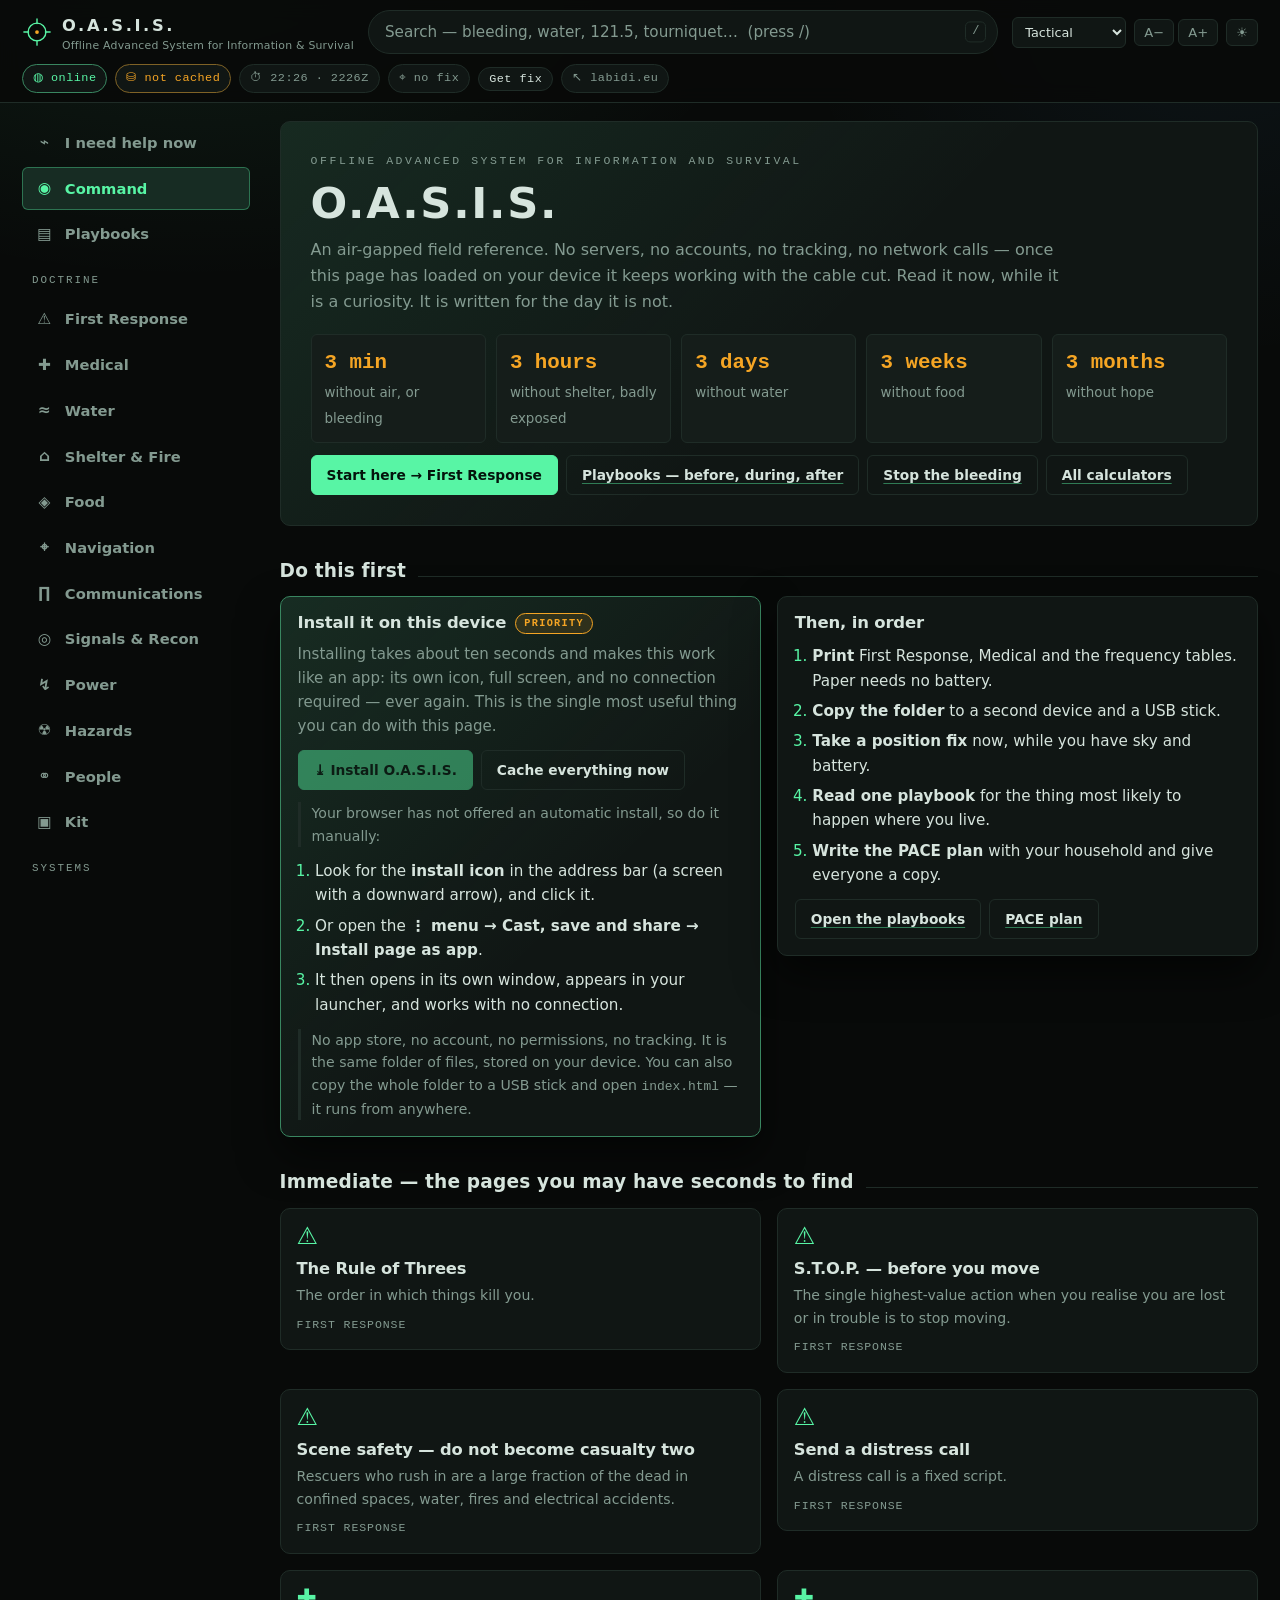
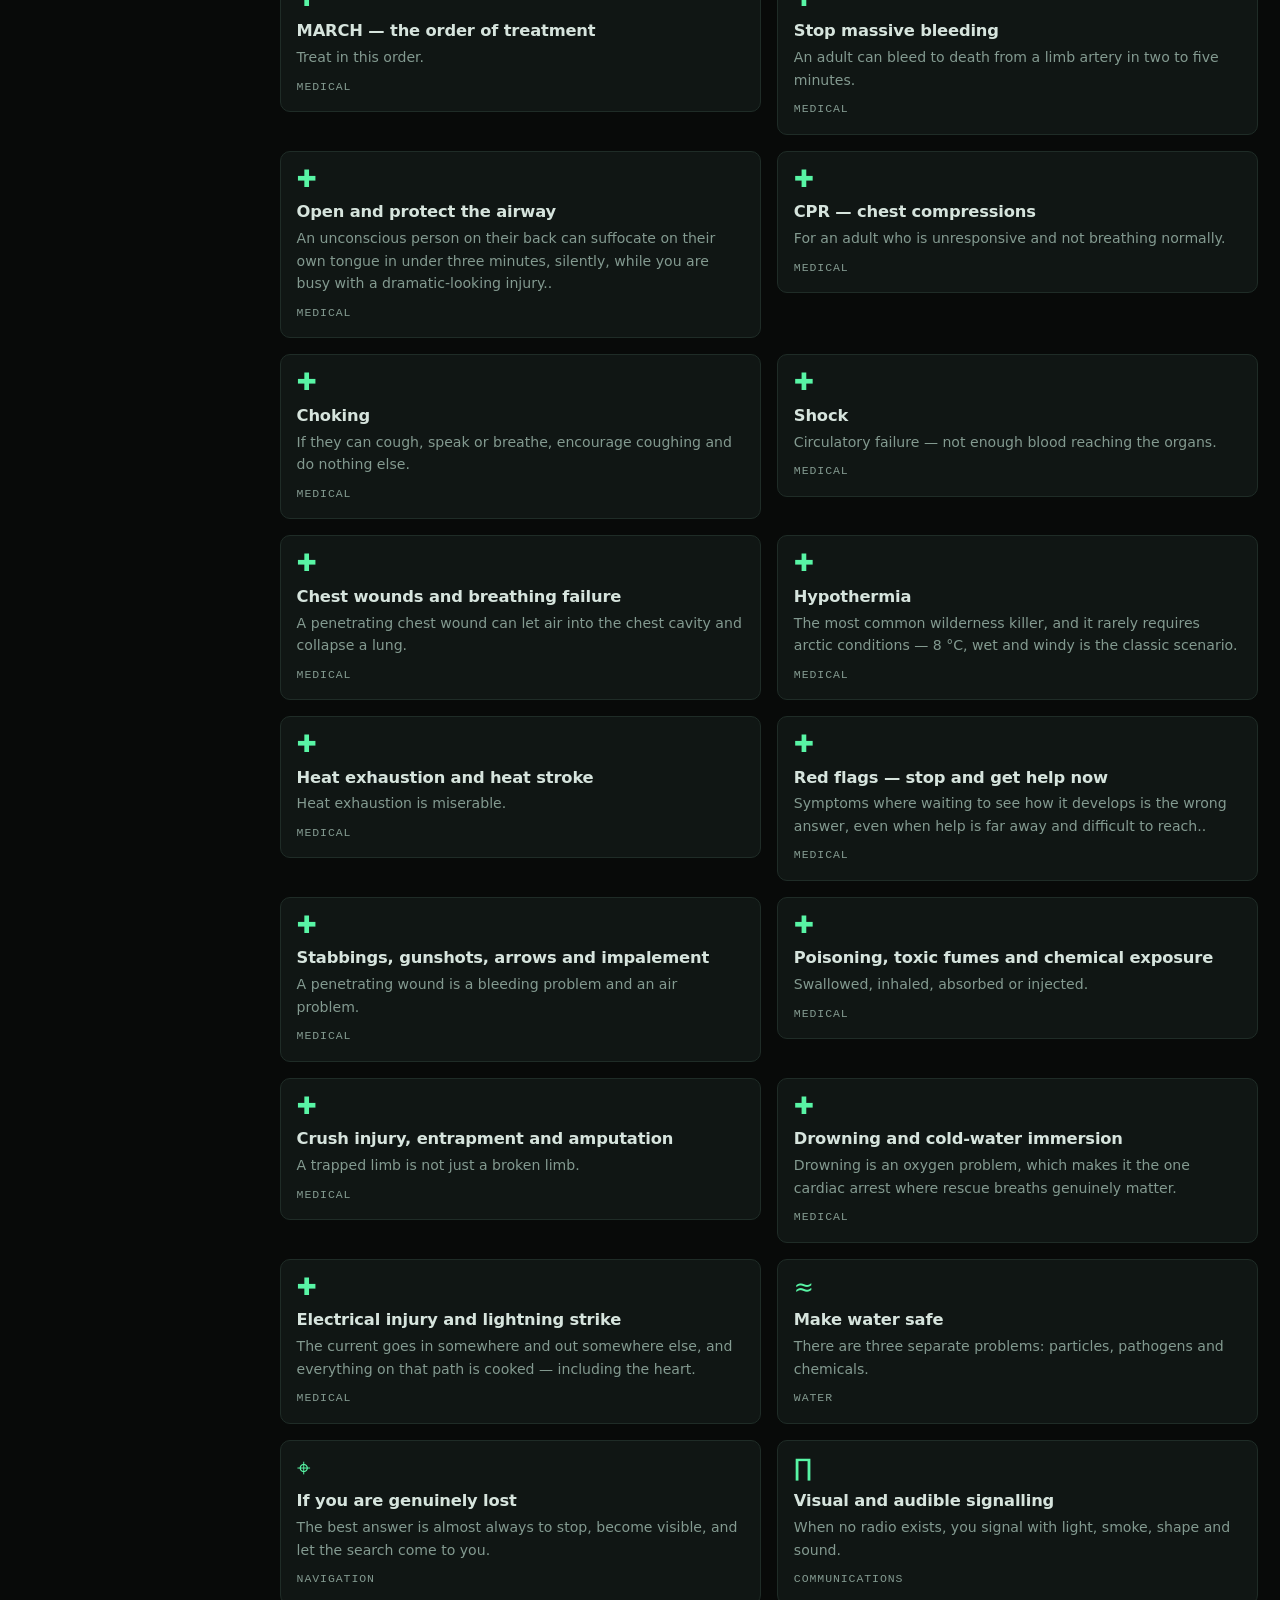
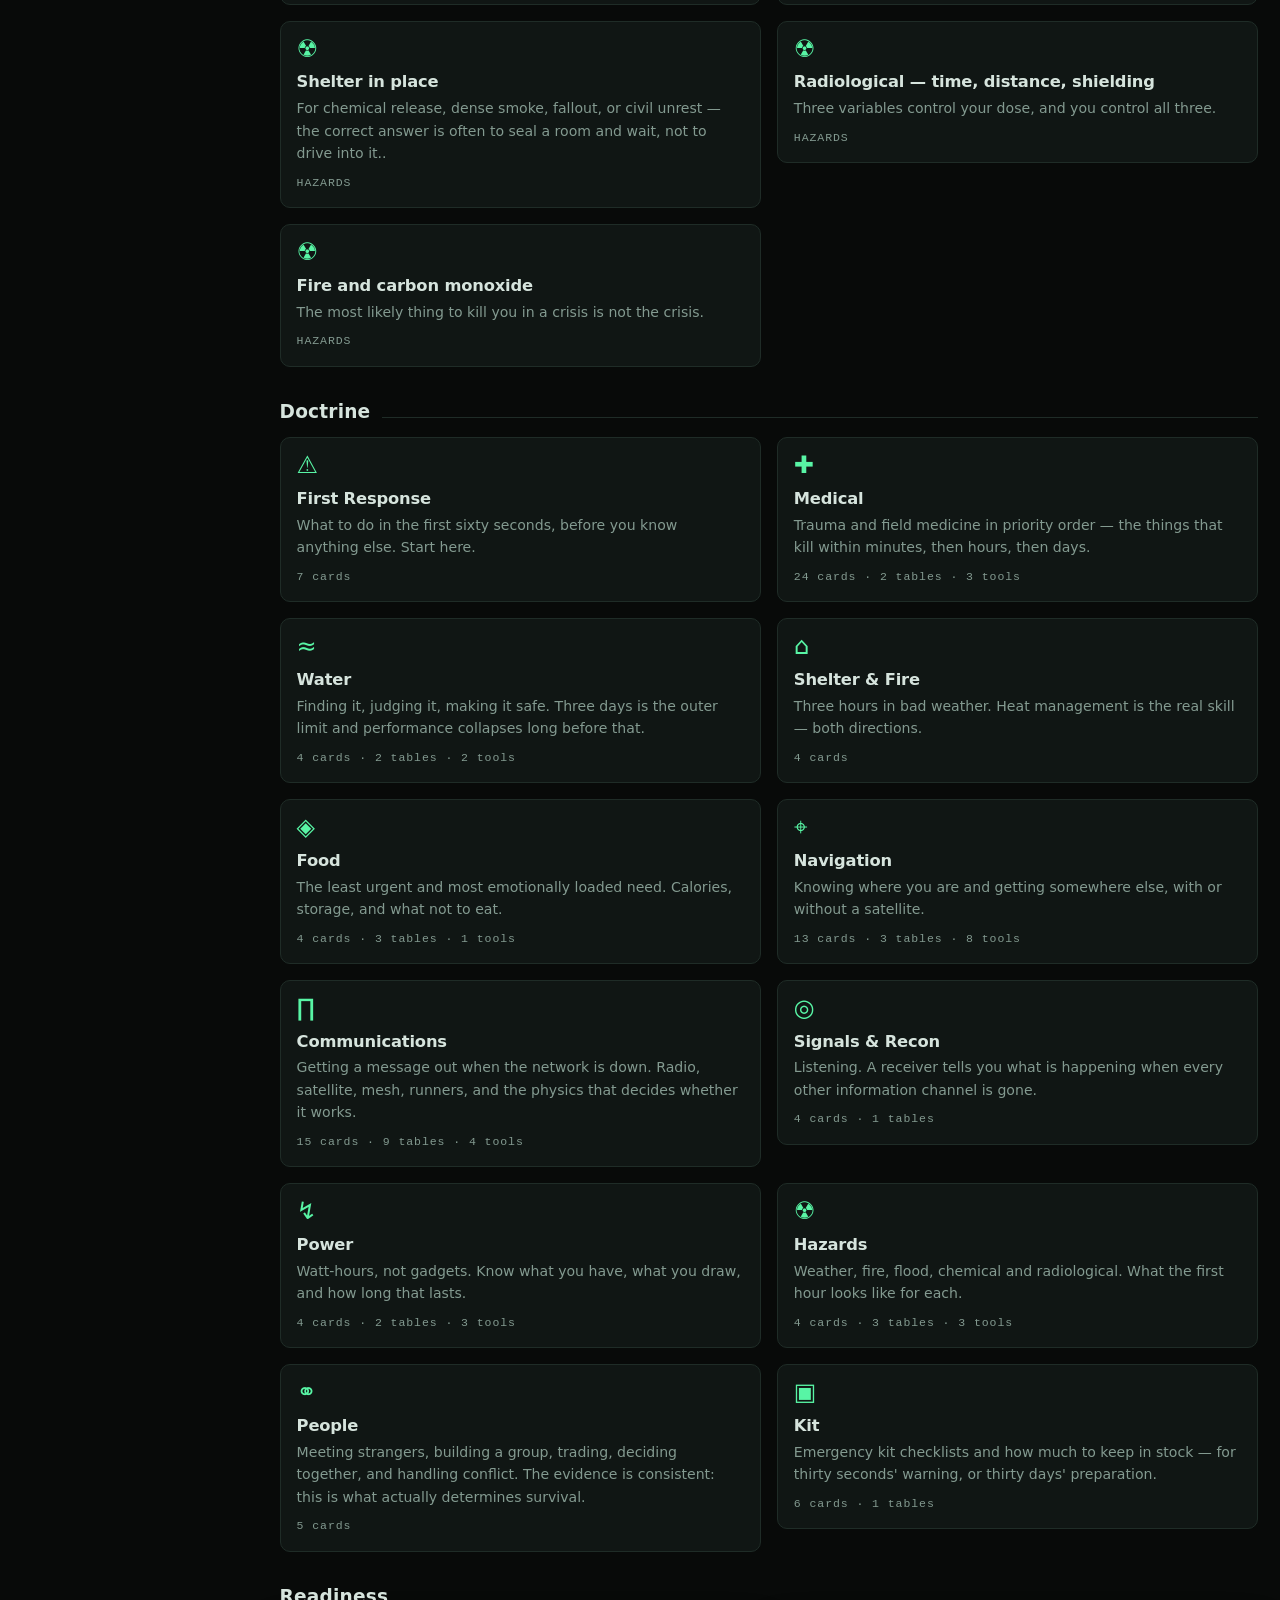
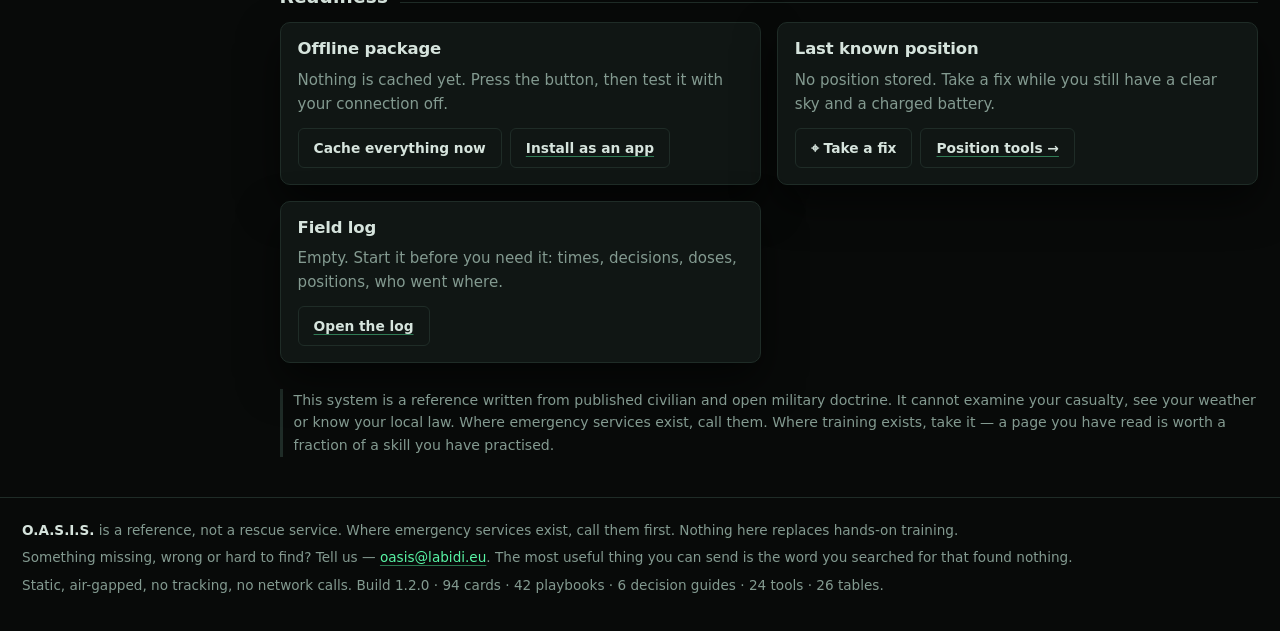
<file: index.html>
<!DOCTYPE html>
<html lang="en" data-theme="tactical">

<head>
    <meta charset="UTF-8">
    <meta name="viewport" content="width=device-width, initial-scale=1.0, viewport-fit=cover">
    <meta name="description"
        content="O.A.S.I.S. — Offline Advanced System for Information and Survival. An air-gapped field reference: emergency medicine, water, shelter, navigation, radio communications, power and hazard response, with working calculators. Works with no internet, no server and no tracking.">
    <meta name="theme-color" content="#080a09">
    <meta name="color-scheme" content="dark light">
    <meta name="robots" content="index, follow">
    <link rel="canonical" href="https://oasis.labidi.eu/">
    <title>O.A.S.I.S. · Offline Advanced System for Information and Survival</title>

    <!--
      AIR-GAP POLICY
      No fonts, no CDNs, no analytics, no frameworks. Every byte this page needs
      is in this folder. If it loads for you once, it works forever, offline.
    -->
    <link rel="stylesheet" href="style.css">
    <link rel="manifest" href="manifest.webmanifest">
    <link rel="icon"
        href="data:image/svg+xml,%3Csvg xmlns='http://www.w3.org/2000/svg' viewBox='0 0 64 64'%3E%3Crect width='64' height='64' rx='10' fill='%23080a09'/%3E%3Ccircle cx='32' cy='32' r='19' fill='none' stroke='%2358f5a5' stroke-width='3'/%3E%3Ccircle cx='32' cy='32' r='4' fill='%23f5a524'/%3E%3Cpath d='M32 4v10M32 50v10M4 32h10M50 32h10' stroke='%2358f5a5' stroke-width='3' stroke-linecap='round'/%3E%3C/svg%3E">
</head>

<body>
    <a class="skip" href="#main">Skip to content</a>

    <header class="hdr">
        <div class="hdr-row">
            <a class="brand" href="#/home" aria-label="O.A.S.I.S. home">
                <span class="brand-mark" aria-hidden="true">
                    <svg viewBox="0 0 64 64" width="30" height="30">
                        <circle cx="32" cy="32" r="19" fill="none" stroke="currentColor" stroke-width="3" />
                        <circle cx="32" cy="32" r="4" fill="currentColor" class="mark-dot" />
                        <path d="M32 4v10M32 50v10M4 32h10M50 32h10" stroke="currentColor" stroke-width="3"
                            stroke-linecap="round" />
                    </svg>
                </span>
                <span class="brand-text">
                    <b>O.A.S.I.S.</b>
                    <small>Offline Advanced System for Information &amp; Survival</small>
                </span>
            </a>

            <div class="hdr-search">
                <label class="sr-only" for="q">Search everything</label>
                <input id="q" type="search" autocomplete="off" spellcheck="false" enterkeyhint="search"
                    placeholder="Search — bleeding, water, 121.5, tourniquet…  (press /)">
                <kbd class="search-kbd" aria-hidden="true">/</kbd>
            </div>

            <div class="hdr-tools">
                <label class="field compact">
                    <span class="sr-only">Theme</span>
                    <select id="themeSel" aria-label="Colour theme">
                        <option value="tactical">Tactical</option>
                        <option value="daylight">Daylight</option>
                        <option value="military">Field</option>
                        <option value="survival">Survival</option>
                        <option value="nightvis">Night vision</option>
                    </select>
                </label>
                <div class="type-scale" role="group" aria-label="Text size">
                    <button type="button" id="fontDown" title="Smaller text">A<span>−</span></button>
                    <button type="button" id="fontUp" title="Larger text">A<span>+</span></button>
                </div>
                <button type="button" id="wakeBtn" class="icon-btn" aria-pressed="false"
                    title="Keep the screen awake">☀</button>
            </div>
        </div>

        <div class="statusbar" id="statusbar">
            <span class="chip" id="netChip" title="Connection state">◍ checking…</span>
            <span class="chip" id="cacheChip" title="Offline package state">⛁ cache…</span>
            <span class="chip" id="clockChip" title="Local time / UTC">⏱</span>
            <span class="chip ghost" id="posChip" title="Last known position — click for actions"
                role="button" tabindex="0">⌖ no fix</span>
            <button type="button" class="chip act" id="fixBtn" title="Take a GPS fix and store it locally">Get
                fix</button>
            <button type="button" class="chip install" id="installBtn" hidden
                title="Install O.A.S.I.S. as an app on this device">⤓ Install app</button>
            <a class="chip ghost home-link" id="parentLink" href="https://labidi.eu/"
                title="More projects at labidi.eu">↖ labidi.eu</a>
        </div>
    </header>

    <div class="shell">
        <nav class="rail" id="rail" aria-label="Sections"></nav>
        <main id="main" tabindex="-1"></main>
    </div>

    <footer class="ftr">
        <p><b>O.A.S.I.S.</b> is a reference, not a rescue service. Where emergency services exist,
            call them first. Nothing here replaces hands-on training.</p>
        <p class="muted">Something missing, wrong or hard to find? Tell us —
            <a id="contactLink" href="mailto:oasis@labidi.eu">oasis@labidi.eu</a>.
            The most useful thing you can send is the word you searched for that found nothing.</p>
        <p class="muted">Static, air-gapped, no tracking, no network calls. <span id="verLine"></span></p>
    </footer>

    <div id="toast" class="toast" role="status" aria-live="polite"></div>

    <script src="geo.js"></script>
    <script src="data-knowledge.js"></script>
    <script src="data-scenarios.js"></script>
    <script src="data-trees.js"></script>
    <script src="data-reference.js"></script>
    <script src="tools.js"></script>
    <script src="app.js"></script>
</body>

</html>
</file>
<file: style.css>
/* ==========================================================================
   O.A.S.I.S. — Offline Advanced System for Information and Survival
   --------------------------------------------------------------------------
   Air-gap policy: system fonts only, no @import, no external URL of any kind.
   Everything is driven by custom properties so a theme is ~15 lines.
   ========================================================================== */

*,
*::before,
*::after {
    box-sizing: border-box;
    margin: 0;
    padding: 0;
}

:root {
    /* Type scale is multiplied by --fs, which the A−/A+ buttons drive. */
    --fs: 1;
    --font: system-ui, -apple-system, "Segoe UI", Roboto, "Helvetica Neue", Arial, sans-serif;
    --mono: ui-monospace, "Cascadia Mono", "SF Mono", Menlo, Consolas, "Liberation Mono", monospace;

    --r: 10px;
    --r-sm: 6px;
    --gap: 16px;
    --rail-w: 232px;
    --ease: cubic-bezier(0.22, 1, 0.36, 1);
}

/* --- Themes --------------------------------------------------------------- */
[data-theme="tactical"] {
    --bg: #080a09;
    --bg-2: #0d110f;
    --panel: #101614;
    --panel-2: #151d1a;
    --line: #1f2c27;
    --ink: #d6e4dd;
    --ink-dim: #839a90;
    --accent: #58f5a5;
    --accent-ink: #04140c;
    --warn: #f5a524;
    --crit: #ff5c5c;
    --info: #56b6ff;
    --shadow: 0 18px 40px rgba(0, 0, 0, .55);
}

[data-theme="daylight"] {
    --bg: #eef1ee;
    --bg-2: #e3e8e4;
    --panel: #ffffff;
    --panel-2: #f4f7f5;
    --line: #cfd8d2;
    --ink: #16211c;
    --ink-dim: #5b6a63;
    --accent: #0b7a4b;
    --accent-ink: #ffffff;
    --warn: #a35c00;
    --crit: #c0221f;
    --info: #10559a;
    --shadow: 0 12px 28px rgba(20, 40, 30, .12);
}

[data-theme="military"] {
    --bg: #14170f;
    --bg-2: #191d13;
    --panel: #1d2216;
    --panel-2: #242a1b;
    --line: #37402a;
    --ink: #e4e2cd;
    --ink-dim: #9d9c82;
    --accent: #c2b280;
    --accent-ink: #1a1e12;
    --warn: #e0a33e;
    --crit: #d9603c;
    --info: #7fa88c;
    --shadow: 0 18px 40px rgba(0, 0, 0, .5);
}

[data-theme="survival"] {
    --bg: #000000;
    --bg-2: #0a0a0a;
    --panel: #101010;
    --panel-2: #181818;
    --line: #3a3a3a;
    --ink: #ffffff;
    --ink-dim: #c9c9c9;
    --accent: #ffd400;
    --accent-ink: #000000;
    --warn: #ff9900;
    --crit: #ff2d2d;
    --info: #33ccff;
    --shadow: none;
    --fs-boost: 1.08;
}

[data-theme="nightvis"] {
    --bg: #000000;
    --bg-2: #050000;
    --panel: #0c0000;
    --panel-2: #140000;
    --line: #3a0d0d;
    --ink: #ff4d4d;
    --ink-dim: #a32626;
    --accent: #ff2b2b;
    --accent-ink: #1a0000;
    --warn: #ff6b3d;
    --crit: #ff0000;
    --info: #d63b3b;
    --shadow: none;
}

/* Canvases paint themselves in the active theme's colours, so only bitmaps
   need forcing into the red channel here. */
[data-theme="nightvis"] img {
    filter: grayscale(1) sepia(1) hue-rotate(-50deg) saturate(6);
}

/* --- Base ----------------------------------------------------------------- */
html {
    background: var(--bg);
    scroll-behavior: smooth;
    /* Must clear the sticky header, or a deep-linked card lands underneath it. */
    scroll-padding-top: 132px;
    -webkit-text-size-adjust: 100%;
}

body {
    font-family: var(--font);
    font-size: calc(1rem * var(--fs) * var(--fs-boost, 1));
    line-height: 1.6;
    color: var(--ink);
    background:
        radial-gradient(900px 500px at 15% -5%, color-mix(in srgb, var(--accent) 8%, transparent), transparent 65%),
        radial-gradient(700px 600px at 95% 0%, color-mix(in srgb, var(--info) 6%, transparent), transparent 60%),
        var(--bg);
    background-attachment: fixed;
    min-height: 100vh;
    overflow-x: hidden;
}

h1,
h2,
h3,
h4 {
    line-height: 1.22;
    font-weight: 700;
    letter-spacing: -.01em;
}

a {
    color: var(--accent);
    text-decoration-color: color-mix(in srgb, var(--accent) 45%, transparent);
    text-underline-offset: 3px;
}

a:hover {
    text-decoration-color: currentColor;
}

ul,
ol {
    padding-left: 1.15em;
}

li::marker {
    color: var(--accent);
}

code,
kbd,
.mono {
    font-family: var(--mono);
    font-size: .92em;
}

:focus-visible {
    outline: 2px solid var(--accent);
    outline-offset: 2px;
    border-radius: 4px;
}

.sr-only {
    position: absolute !important;
    width: 1px;
    height: 1px;
    padding: 0;
    overflow: hidden;
    clip: rect(0 0 0 0);
    white-space: nowrap;
    border: 0;
}

.skip {
    position: absolute;
    left: 12px;
    top: -60px;
    z-index: 200;
    background: var(--accent);
    color: var(--accent-ink);
    font-weight: 700;
    padding: 10px 16px;
    border-radius: 0 0 8px 8px;
    transition: top .18s ease;
}

.skip:focus {
    top: 0;
}

.muted {
    color: var(--ink-dim);
}

/* --- Header --------------------------------------------------------------- */
.hdr {
    position: sticky;
    top: 0;
    z-index: 100;
    background: color-mix(in srgb, var(--bg) 88%, transparent);
    backdrop-filter: blur(10px);
    -webkit-backdrop-filter: blur(10px);
    border-bottom: 1px solid var(--line);
}

.hdr-row {
    display: flex;
    align-items: center;
    gap: 14px;
    padding: 10px clamp(12px, 2vw, 22px);
    flex-wrap: wrap;
}

.brand {
    display: inline-flex;
    align-items: center;
    gap: 10px;
    color: var(--ink);
    text-decoration: none;
    flex: 0 0 auto;
}

.brand-mark {
    color: var(--accent);
    display: grid;
    place-items: center;
}

.mark-dot {
    color: var(--warn);
    fill: var(--warn);
}

.brand-text b {
    display: block;
    font-size: 1.02em;
    letter-spacing: .16em;
    font-weight: 800;
}

.brand-text small {
    display: block;
    font-size: .68em;
    color: var(--ink-dim);
    letter-spacing: .02em;
    line-height: 1.2;
}

.hdr-search {
    position: relative;
    flex: 1 1 320px;
    min-width: 0;
}

.hdr-search input {
    width: 100%;
    font: inherit;
    font-size: .95em;
    color: var(--ink);
    background: var(--panel);
    border: 1px solid var(--line);
    border-radius: 999px;
    padding: 9px 42px 9px 16px;
}

.hdr-search input::placeholder {
    color: var(--ink-dim);
}

.hdr-search input:focus {
    border-color: var(--accent);
}

.search-kbd {
    position: absolute;
    right: 12px;
    top: 50%;
    transform: translateY(-50%);
    color: var(--ink-dim);
    border: 1px solid var(--line);
    border-radius: 5px;
    padding: 0 6px;
    font-size: .75em;
    pointer-events: none;
}

.hdr-tools {
    display: flex;
    align-items: center;
    gap: 8px;
    flex: 0 0 auto;
}

.type-scale {
    display: flex;
    gap: 4px;
}

.type-scale button,
.icon-btn {
    font: inherit;
    font-size: .82em;
    color: var(--ink-dim);
    background: var(--panel);
    border: 1px solid var(--line);
    border-radius: var(--r-sm);
    padding: 6px 9px;
    cursor: pointer;
    line-height: 1;
}

.type-scale button:hover,
.icon-btn:hover {
    color: var(--ink);
    border-color: var(--accent);
}

.icon-btn[aria-pressed="true"] {
    background: var(--accent);
    color: var(--accent-ink);
    border-color: var(--accent);
}

/* --- Status bar ----------------------------------------------------------- */
.statusbar {
    display: flex;
    gap: 8px;
    align-items: center;
    padding: 0 clamp(12px, 2vw, 22px) 9px;
    overflow-x: auto;
    scrollbar-width: none;
}

.statusbar::-webkit-scrollbar {
    display: none;
}

.chip {
    flex: 0 0 auto;
    font-family: var(--mono);
    font-size: .74em;
    letter-spacing: .04em;
    color: var(--ink-dim);
    background: var(--panel);
    border: 1px solid var(--line);
    border-radius: 999px;
    padding: 4px 10px;
    white-space: nowrap;
    text-decoration: none;
}

.chip.ok {
    color: var(--accent);
    border-color: color-mix(in srgb, var(--accent) 45%, var(--line));
}

.chip.bad {
    color: var(--warn);
    border-color: color-mix(in srgb, var(--warn) 45%, var(--line));
}

.chip.act {
    cursor: pointer;
    color: var(--ink);
}

.chip.act:hover {
    border-color: var(--accent);
    color: var(--accent);
}

/* --- Shell / rail --------------------------------------------------------- */
.shell {
    display: grid;
    grid-template-columns: var(--rail-w) minmax(0, 1fr);
    gap: clamp(14px, 2vw, 26px);
    padding: 18px clamp(12px, 2vw, 22px) 40px;
    align-items: start;
}

.rail {
    position: sticky;
    top: 118px;
    display: flex;
    flex-direction: column;
    gap: 3px;
    max-height: calc(100vh - 140px);
    overflow-y: auto;
    padding-right: 4px;
    scrollbar-width: thin;
    scrollbar-color: var(--line) transparent;
}

.rail::-webkit-scrollbar {
    width: 6px;
}

.rail::-webkit-scrollbar-track {
    background: transparent;
}

.rail::-webkit-scrollbar-thumb {
    background: var(--line);
    border-radius: 3px;
}

.rail-group {
    font-family: var(--mono);
    font-size: .68em;
    letter-spacing: .18em;
    text-transform: uppercase;
    color: var(--ink-dim);
    padding: 14px 10px 5px;
}

.rail a {
    display: flex;
    align-items: center;
    gap: 10px;
    padding: 8px 11px;
    border-radius: var(--r-sm);
    color: var(--ink-dim);
    text-decoration: none;
    font-size: .92em;
    font-weight: 600;
    border: 1px solid transparent;
}

.rail a .g {
    width: 1.35em;
    text-align: center;
    font-size: 1.05em;
    flex: 0 0 auto;
}

.rail a:hover {
    color: var(--ink);
    background: var(--panel);
}

.rail a[aria-current="page"] {
    color: var(--accent);
    background: color-mix(in srgb, var(--accent) 10%, var(--panel));
    border-color: color-mix(in srgb, var(--accent) 35%, transparent);
}

/* --- Page head ------------------------------------------------------------ */
.page-head {
    border-bottom: 1px solid var(--line);
    padding-bottom: 14px;
    margin-bottom: 20px;
}

.page-head h1 {
    font-size: clamp(1.5rem, 1.1rem + 1.6vw, 2.1rem);
    display: flex;
    align-items: center;
    gap: 12px;
}

.page-head h1 .g {
    color: var(--accent);
}

.page-head p {
    color: var(--ink-dim);
    max-width: 72ch;
    margin-top: 6px;
}

.eyebrow {
    font-family: var(--mono);
    font-size: .72em;
    letter-spacing: .22em;
    text-transform: uppercase;
    color: var(--ink-dim);
    margin-bottom: 6px;
}

.sec-head {
    display: flex;
    align-items: baseline;
    gap: 12px;
    margin: 34px 0 14px;
    flex-wrap: wrap;
}

.sec-head h2 {
    font-size: 1.16rem;
    letter-spacing: .01em;
}

.sec-head .rule {
    flex: 1 1 60px;
    height: 1px;
    background: var(--line);
}

/* --- Cards ---------------------------------------------------------------- */
.grid {
    display: grid;
    gap: var(--gap);
    grid-template-columns: repeat(auto-fill, minmax(min(340px, 100%), 1fr));
    align-items: start;
}

.grid.wide {
    grid-template-columns: repeat(auto-fill, minmax(min(460px, 100%), 1fr));
}

.card {
    background: var(--panel);
    border: 1px solid var(--line);
    border-radius: var(--r);
    padding: 16px 17px;
    min-width: 0;
    box-shadow: var(--shadow);
}

.card>h3 {
    font-size: 1.03rem;
    display: flex;
    align-items: flex-start;
    gap: 9px;
    flex-wrap: wrap;
}

.card .lede {
    color: var(--ink-dim);
    font-size: .94em;
    margin-top: 8px;
}

.card ol,
.card ul {
    margin-top: 11px;
    font-size: .95em;
    display: grid;
    gap: 6px;
}

.card ol li strong,
.card ul li strong {
    color: var(--ink);
}

.tag {
    font-family: var(--mono);
    font-size: .64rem;
    letter-spacing: .13em;
    text-transform: uppercase;
    padding: 3px 8px;
    border-radius: 999px;
    border: 1px solid currentColor;
    white-space: nowrap;
    align-self: center;
}

.tag.critical {
    color: var(--crit);
    background: color-mix(in srgb, var(--crit) 12%, transparent);
}

.tag.priority {
    color: var(--warn);
    background: color-mix(in srgb, var(--warn) 12%, transparent);
}

.tag.routine {
    color: var(--info);
    background: color-mix(in srgb, var(--info) 12%, transparent);
}

.tag.reference {
    color: var(--ink-dim);
}

.tag.skill {
    color: var(--accent);
    background: color-mix(in srgb, var(--accent) 12%, transparent);
}

.dont {
    margin-top: 12px;
    border-left: 3px solid var(--crit);
    background: color-mix(in srgb, var(--crit) 8%, transparent);
    padding: 9px 12px;
    border-radius: 0 var(--r-sm) var(--r-sm) 0;
    font-size: .9em;
}

.dont h4 {
    font-size: .7rem;
    letter-spacing: .16em;
    text-transform: uppercase;
    color: var(--crit);
    font-family: var(--mono);
}

.dont ul {
    margin-top: 5px;
}

.dont li::marker {
    color: var(--crit);
}

.note {
    margin-top: 12px;
    font-size: .88em;
    color: var(--ink-dim);
    border-left: 3px solid var(--line);
    padding-left: 11px;
}

.facts {
    margin-top: 12px;
    display: grid;
    gap: 1px;
    background: var(--line);
    border: 1px solid var(--line);
    border-radius: var(--r-sm);
    overflow: hidden;
}

.facts div {
    display: grid;
    grid-template-columns: minmax(0, 1fr) minmax(0, 1.25fr);
    gap: 10px;
    background: var(--panel-2);
    padding: 6px 10px;
    font-size: .87em;
}

.facts dt {
    color: var(--ink-dim);
}

.facts dd {
    font-family: var(--mono);
    font-size: .95em;
    overflow-wrap: anywhere;
}

/* --- Tables --------------------------------------------------------------- */
.table-wrap {
    overflow-x: auto;
    border: 1px solid var(--line);
    border-radius: var(--r);
    background: var(--panel);
}

table {
    border-collapse: collapse;
    width: 100%;
    font-size: .87em;
}

caption {
    text-align: left;
    padding: 12px 14px 0;
    font-weight: 700;
}

th,
td {
    text-align: left;
    padding: 7px 12px;
    border-bottom: 1px solid var(--line);
    vertical-align: top;
}

thead th {
    position: sticky;
    top: 0;
    background: var(--panel-2);
    font-family: var(--mono);
    font-size: .78em;
    letter-spacing: .09em;
    text-transform: uppercase;
    color: var(--ink-dim);
    white-space: nowrap;
    z-index: 1;
}

tbody tr:hover {
    background: var(--panel-2);
}

tbody tr:last-child td {
    border-bottom: 0;
}

td:first-child {
    font-family: var(--mono);
    white-space: nowrap;
    color: var(--ink);
}

.tbl-filter {
    width: 100%;
    font: inherit;
    font-size: .88em;
    color: var(--ink);
    background: var(--panel-2);
    border: 1px solid var(--line);
    border-radius: var(--r-sm);
    padding: 7px 12px;
    margin-bottom: 10px;
}

/* --- Tools ---------------------------------------------------------------- */
.tool {
    background: var(--panel);
    border: 1px solid var(--line);
    border-radius: var(--r);
    padding: 16px 17px;
    min-width: 0;
}

.tool>h3 {
    font-size: 1.02rem;
    display: flex;
    gap: 9px;
    align-items: center;
}

.tool>h3 .g {
    color: var(--accent);
}

.tool .blurb {
    color: var(--ink-dim);
    font-size: .9em;
    margin-top: 6px;
}

.fields {
    display: grid;
    gap: 10px;
    grid-template-columns: repeat(auto-fit, minmax(min(150px, 100%), 1fr));
    margin-top: 13px;
}

.field {
    display: grid;
    gap: 4px;
    min-width: 0;
}

.field>span {
    font-size: .76em;
    letter-spacing: .06em;
    text-transform: uppercase;
    color: var(--ink-dim);
    font-family: var(--mono);
}

.field input,
.field select,
.field textarea {
    font: inherit;
    font-size: .92em;
    color: var(--ink);
    background: var(--panel-2);
    border: 1px solid var(--line);
    border-radius: var(--r-sm);
    padding: 7px 10px;
    width: 100%;
    min-width: 0;
}

.field textarea {
    font-family: var(--mono);
    resize: vertical;
    min-height: 84px;
}

.field input:focus,
.field select:focus,
.field textarea:focus {
    border-color: var(--accent);
}

.field.compact select {
    font-size: .8em;
    padding: 6px 8px;
    background: var(--panel);
}

.field.span-all {
    grid-column: 1 / -1;
}

.out {
    margin-top: 14px;
    border-top: 1px dashed var(--line);
    padding-top: 12px;
    display: grid;
    gap: 1px;
}

.out .row {
    display: grid;
    grid-template-columns: minmax(0, 1fr) minmax(0, 1.3fr);
    gap: 10px;
    padding: 5px 0;
    font-size: .9em;
    border-bottom: 1px solid color-mix(in srgb, var(--line) 55%, transparent);
}

.out .row:last-child {
    border-bottom: 0;
}

.out .row b {
    font-family: var(--mono);
    font-weight: 600;
    color: var(--accent);
    overflow-wrap: anywhere;
}

.out .row.hero b {
    font-size: 1.25em;
    color: var(--warn);
}

.out .msg {
    font-size: .88em;
    color: var(--ink-dim);
    padding-top: 8px;
}

.out .msg.alarm {
    color: var(--crit);
    font-weight: 600;
}

.btn {
    font: inherit;
    font-size: .86em;
    font-weight: 700;
    color: var(--accent-ink);
    background: var(--accent);
    border: 1px solid var(--accent);
    border-radius: var(--r-sm);
    padding: 8px 15px;
    cursor: pointer;
}

.btn:hover {
    filter: brightness(1.12);
}

.btn.ghost {
    background: transparent;
    color: var(--ink);
    border-color: var(--line);
}

.btn.ghost:hover {
    border-color: var(--accent);
    color: var(--accent);
    filter: none;
}

.btn-row {
    display: flex;
    flex-wrap: wrap;
    gap: 8px;
    margin-top: 12px;
}

canvas.plot {
    width: 100%;
    height: auto;
    max-width: 100%;
    display: block;
    margin-top: 13px;
    border: 1px solid var(--line);
    border-radius: var(--r-sm);
    background: var(--bg-2);
}

/* --- Home ----------------------------------------------------------------- */
.hero {
    border: 1px solid var(--line);
    border-radius: var(--r);
    background:
        linear-gradient(135deg, color-mix(in srgb, var(--accent) 9%, transparent), transparent 55%),
        var(--panel);
    padding: clamp(18px, 3vw, 30px);
}

.hero h1 {
    font-size: clamp(1.7rem, 1.1rem + 2.6vw, 2.7rem);
    letter-spacing: .04em;
}

.hero .sub {
    color: var(--ink-dim);
    margin-top: 8px;
    max-width: 74ch;
}

.threes {
    display: grid;
    gap: 10px;
    grid-template-columns: repeat(auto-fit, minmax(min(160px, 100%), 1fr));
    margin-top: 20px;
}

.three {
    border: 1px solid var(--line);
    border-radius: var(--r-sm);
    background: var(--panel-2);
    padding: 11px 13px;
}

.three b {
    display: block;
    font-family: var(--mono);
    font-size: 1.3em;
    color: var(--warn);
}

.three span {
    font-size: .84em;
    color: var(--ink-dim);
}

.chapter-card {
    display: block;
    background: var(--panel);
    border: 1px solid var(--line);
    border-radius: var(--r);
    padding: 15px 16px;
    text-decoration: none;
    color: var(--ink);
    transition: border-color .18s var(--ease), transform .18s var(--ease);
}

.chapter-card:hover {
    border-color: var(--accent);
    transform: translateY(-2px);
}

.chapter-card .g {
    font-size: 1.5em;
    color: var(--accent);
    line-height: 1;
}

.chapter-card h3 {
    font-size: 1.02rem;
    margin-top: 8px;
}

.chapter-card p {
    color: var(--ink-dim);
    font-size: .88em;
    margin-top: 5px;
}

.chapter-card .count {
    font-family: var(--mono);
    font-size: .72em;
    color: var(--ink-dim);
    margin-top: 9px;
    display: block;
    letter-spacing: .08em;
}

/* --- Playbooks ------------------------------------------------------------ */
.scenario>h3 {
    align-items: center;
}

.scenario>h3 .g {
    color: var(--accent);
    font-size: 1.25em;
}

.horizon {
    font-family: var(--mono);
    font-size: .74em;
    letter-spacing: .06em;
    color: var(--warn);
    margin-top: 6px;
}

.phases {
    display: grid;
    gap: 10px;
    grid-template-columns: repeat(auto-fit, minmax(min(230px, 100%), 1fr));
    margin-top: 14px;
}

.phase {
    border: 1px solid var(--line);
    border-top: 3px solid var(--line);
    border-radius: 0 0 var(--r-sm) var(--r-sm);
    background: var(--panel-2);
    padding: 10px 12px 12px;
    min-width: 0;
}

.phase.before {
    border-top-color: var(--info);
}

.phase.during {
    border-top-color: var(--crit);
}

.phase.after {
    border-top-color: var(--accent);
}

.phase h4 {
    font-family: var(--mono);
    font-size: .72rem;
    letter-spacing: .18em;
    text-transform: uppercase;
    display: flex;
    justify-content: space-between;
    align-items: baseline;
    gap: 8px;
}

.phase.before h4 {
    color: var(--info);
}

.phase.during h4 {
    color: var(--crit);
}

.phase.after h4 {
    color: var(--accent);
}

.phase-sub {
    font-size: .82em;
    letter-spacing: .08em;
    color: var(--ink-dim);
}

.phase ol {
    margin-top: 8px;
    font-size: .89em;
    gap: 7px;
}

/* Jump index for the playbook list */
.jump {
    display: flex;
    flex-wrap: wrap;
    gap: 6px;
    margin-bottom: 8px;
}

.jump-link {
    font-size: .8em;
    color: var(--ink-dim);
    background: var(--panel);
    border: 1px solid var(--line);
    border-radius: 999px;
    padding: 5px 12px;
    text-decoration: none;
    white-space: nowrap;
}

.jump-link:hover {
    color: var(--accent);
    border-color: var(--accent);
}

/* --- Source attribution --------------------------------------------------- */
.srcs {
    display: flex;
    flex-wrap: wrap;
    align-items: center;
    gap: 6px;
    margin-top: 13px;
    padding-top: 10px;
    border-top: 1px dashed var(--line);
}

.srcs-label {
    font-family: var(--mono);
    font-size: .68em;
    letter-spacing: .14em;
    text-transform: uppercase;
    color: var(--ink-dim);
}

.src {
    font-family: var(--mono);
    font-size: .7em;
    letter-spacing: .05em;
    color: var(--ink-dim);
    border: 1px solid var(--line);
    border-radius: 999px;
    padding: 2px 9px;
    text-decoration: none;
}

.src:hover {
    color: var(--accent);
    border-color: var(--accent);
}

/* --- Install -------------------------------------------------------------- */
.chip.install {
    color: var(--accent-ink);
    background: var(--accent);
    border-color: var(--accent);
    font-weight: 700;
    cursor: pointer;
}

.chip.install:hover {
    filter: brightness(1.12);
}

.install-card {
    border-color: color-mix(in srgb, var(--accent) 45%, var(--line));
    background:
        linear-gradient(135deg, color-mix(in srgb, var(--accent) 10%, transparent), transparent 60%),
        var(--panel);
}

.install-card .btn:disabled {
    opacity: .45;
    cursor: not-allowed;
}

/* --- Decision trees ------------------------------------------------------- */
.tree>h3 .g {
    color: var(--accent);
    font-size: 1.15em;
}

.trail {
    display: flex;
    flex-wrap: wrap;
    gap: 6px;
    list-style: none;
    padding: 0;
    margin-top: 12px;
    font-size: .76em;
}

.trail li {
    font-family: var(--mono);
    color: var(--ink-dim);
    border: 1px solid var(--line);
    border-radius: 999px;
    padding: 2px 10px;
}

.trail li::marker {
    content: '';
}

.tree-question {
    font-size: 1.05em;
    font-weight: 700;
    margin-top: 14px;
}

.tree-opts {
    display: grid;
    gap: 8px;
    margin-top: 12px;
}

.tree-opt {
    font: inherit;
    font-size: .95em;
    text-align: left;
    color: var(--ink);
    background: var(--panel-2);
    border: 1px solid var(--line);
    border-left: 3px solid var(--accent);
    border-radius: var(--r-sm);
    padding: 11px 14px;
    cursor: pointer;
    transition: border-color .15s ease, background .15s ease;
}

.tree-opt:hover {
    background: color-mix(in srgb, var(--accent) 12%, var(--panel-2));
    border-color: var(--accent);
}

.tree-result {
    margin-top: 14px;
    border: 1px solid color-mix(in srgb, var(--accent) 40%, var(--line));
    border-radius: var(--r-sm);
    background: color-mix(in srgb, var(--accent) 7%, var(--panel-2));
    padding: 13px 15px;
}

.tree-result h4 {
    font-size: 1.02rem;
    display: flex;
    align-items: center;
    gap: 9px;
    flex-wrap: wrap;
}

.tree-result ol {
    margin-top: 10px;
    display: grid;
    gap: 7px;
    font-size: .94em;
}

.jump-link.urgent {
    color: var(--ink);
    border-color: color-mix(in srgb, var(--crit) 55%, var(--line));
    background: color-mix(in srgb, var(--crit) 10%, var(--panel));
    font-weight: 700;
}

.jump-link.urgent:hover {
    border-color: var(--crit);
    color: var(--crit);
}

/* --- Position panel ------------------------------------------------------- */
.pos-panel .facts {
    margin-top: 12px;
}

.pos-map {
    margin-top: 14px;
}

.wp-list {
    display: grid;
    gap: 6px;
    margin-top: 10px;
}

.wp-row {
    display: flex;
    align-items: center;
    gap: 12px;
    flex-wrap: wrap;
    background: var(--panel-2);
    border: 1px solid var(--line);
    border-radius: var(--r-sm);
    padding: 7px 12px;
    font-size: .88em;
}

.wp-row b {
    flex: 1 1 120px;
    min-width: 0;
    overflow-wrap: anywhere;
}

.wp-row .mono {
    color: var(--ink-dim);
    font-size: .92em;
}

#posChip {
    cursor: pointer;
}

/* --- Emergency card ------------------------------------------------------- */
.card-form .fields {
    grid-template-columns: repeat(auto-fit, minmax(min(240px, 100%), 1fr));
}

.print-card {
    display: none;
}

/* --- Search results ------------------------------------------------------- */
.hit {
    display: block;
    padding: 11px 13px;
    border: 1px solid var(--line);
    border-radius: var(--r-sm);
    background: var(--panel);
    text-decoration: none;
    color: inherit;
}

.hit:hover {
    border-color: var(--accent);
}

.hit .kind {
    font-family: var(--mono);
    font-size: .68em;
    letter-spacing: .14em;
    text-transform: uppercase;
    color: var(--ink-dim);
}

.hit h3 {
    font-size: .98rem;
    margin-top: 3px;
}

.hit p {
    font-size: .87em;
    color: var(--ink-dim);
    margin-top: 4px;
}

mark {
    background: color-mix(in srgb, var(--warn) 35%, transparent);
    color: inherit;
    border-radius: 3px;
    padding: 0 2px;
}

/* --- Log ------------------------------------------------------------------ */
.log-entry {
    border: 1px solid var(--line);
    border-left: 3px solid var(--accent);
    border-radius: 0 var(--r-sm) var(--r-sm) 0;
    background: var(--panel);
    padding: 10px 13px;
}

.log-entry time {
    font-family: var(--mono);
    font-size: .74em;
    color: var(--ink-dim);
    letter-spacing: .05em;
}

.log-entry p {
    white-space: pre-wrap;
    overflow-wrap: anywhere;
    margin-top: 4px;
    font-size: .93em;
}

/* --- Toast ---------------------------------------------------------------- */
.toast {
    position: fixed;
    left: 50%;
    bottom: 22px;
    transform: translate(-50%, 140%);
    z-index: 300;
    background: var(--panel-2);
    color: var(--ink);
    border: 1px solid var(--accent);
    border-radius: 999px;
    padding: 9px 20px;
    font-size: .88em;
    box-shadow: var(--shadow);
    transition: transform .3s var(--ease), visibility .3s;
    max-width: min(92vw, 460px);
    text-align: center;
    visibility: hidden;
}

.toast.show {
    transform: translate(-50%, 0);
    visibility: visible;
}

/* --- Beacon overlay ------------------------------------------------------- */
.beacon {
    position: fixed;
    inset: 0;
    z-index: 500;
    background: #000;
    display: grid;
    place-items: center;
}

.beacon.on {
    background: #fff;
}

.beacon button {
    font: inherit;
    background: rgba(0, 0, 0, .55);
    color: #fff;
    border: 1px solid #fff;
    border-radius: 999px;
    padding: 10px 22px;
    cursor: pointer;
}

/* --- Footer --------------------------------------------------------------- */
.ftr {
    border-top: 1px solid var(--line);
    padding: 22px clamp(12px, 2vw, 22px) 34px;
    font-size: .85em;
    color: var(--ink-dim);
    display: grid;
    gap: 6px;
}

.ftr b {
    color: var(--ink);
}

/* --- Responsive ----------------------------------------------------------- */
@media (max-width: 900px) {
    .shell {
        grid-template-columns: minmax(0, 1fr);
        padding-top: 12px;
    }

    .rail {
        position: static;
        max-height: none;
        flex-direction: row;
        overflow-x: auto;
        gap: 6px;
        padding-bottom: 8px;
        scrollbar-width: none;
    }

    .rail::-webkit-scrollbar {
        display: none;
    }

    .rail-group {
        display: none;
    }

    .rail a {
        flex: 0 0 auto;
        border: 1px solid var(--line);
        background: var(--panel);
        white-space: nowrap;
        font-size: .86em;
    }

    .brand-text small {
        display: none;
    }

    .hdr-search {
        order: 3;
        flex-basis: 100%;
    }
}

@media (max-width: 520px) {
    .out .row,
    .facts div {
        grid-template-columns: minmax(0, 1fr);
        gap: 2px;
    }

    .hdr-tools .type-scale {
        display: none;
    }
}

@media (prefers-reduced-motion: reduce) {
    * {
        animation-duration: .001ms !important;
        transition-duration: .001ms !important;
        scroll-behavior: auto !important;
    }
}

/* --- Print: the paper fallback -------------------------------------------- */
@media print {
    :root {
        --bg: #fff;
        --panel: #fff;
        --panel-2: #fff;
        --line: #999;
        --ink: #000;
        --ink-dim: #333;
        --accent: #000;
        --shadow: none;
    }

    .hdr,
    .rail,
    .ftr,
    .btn-row,
    .tbl-filter,
    .toast,
    .skip,
    .no-print,
    .card-form,
    .tree-opts,
    .trail {
        display: none !important;
    }

    /* The emergency card is hidden on screen and is the whole point on paper. */
    .print-card {
        display: block !important;
        border: 2px solid #000;
        border-radius: 6px;
        padding: 14px;
    }

    .print-card h2 {
        font-size: 15pt;
        letter-spacing: .1em;
        border-bottom: 2px solid #000;
        padding-bottom: 6px;
        margin-bottom: 10px;
    }

    .print-card .facts {
        display: block;
        border: 0;
    }

    .print-card .facts div {
        display: grid;
        grid-template-columns: 34% 1fr;
        border-bottom: 1px solid #bbb;
        padding: 5px 0;
        background: none;
    }

    .print-card dd {
        min-height: 1.2em;
    }

    /* Attribution, foot of the card. Quiet, but it should not be mistaken
       for one of the medical lines above it. */
    .print-card .card-credit {
        margin-top: 10px;
        padding-top: 6px;
        border-top: 1px solid #bbb;
        text-align: right;
        font-size: 8.5pt;
        letter-spacing: .04em;
        font-style: italic;
    }

    body {
        background: #fff;
        font-size: 10.5pt;
    }

    .shell {
        display: block;
        padding: 0;
    }

    .card,
    .tool,
    .table-wrap {
        break-inside: avoid;
        box-shadow: none;
    }

    .grid {
        grid-template-columns: 1fr 1fr;
    }

    .phases {
        grid-template-columns: 1fr 1fr 1fr;
    }

    .jump,
    .install-card {
        display: none !important;
    }

    .srcs {
        font-size: .9em;
    }

    a {
        text-decoration: none;
    }
}
</file>
